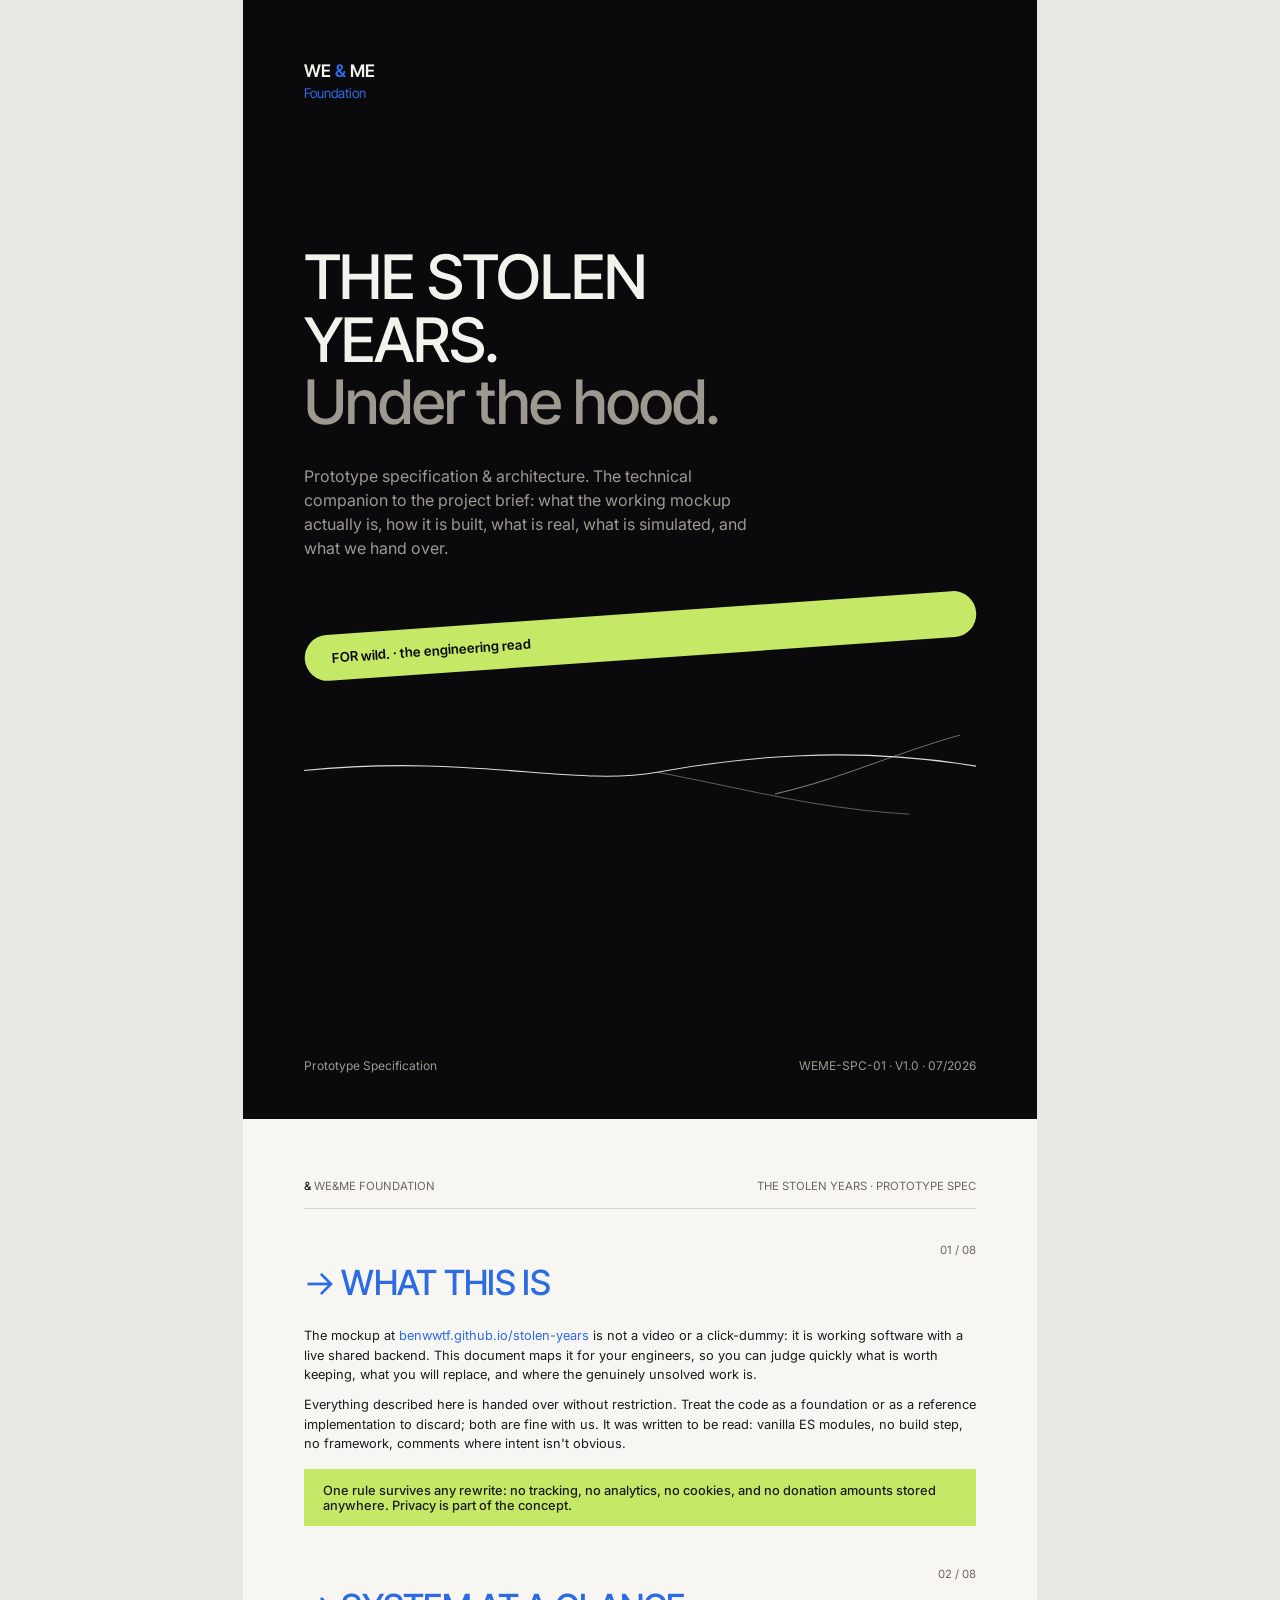
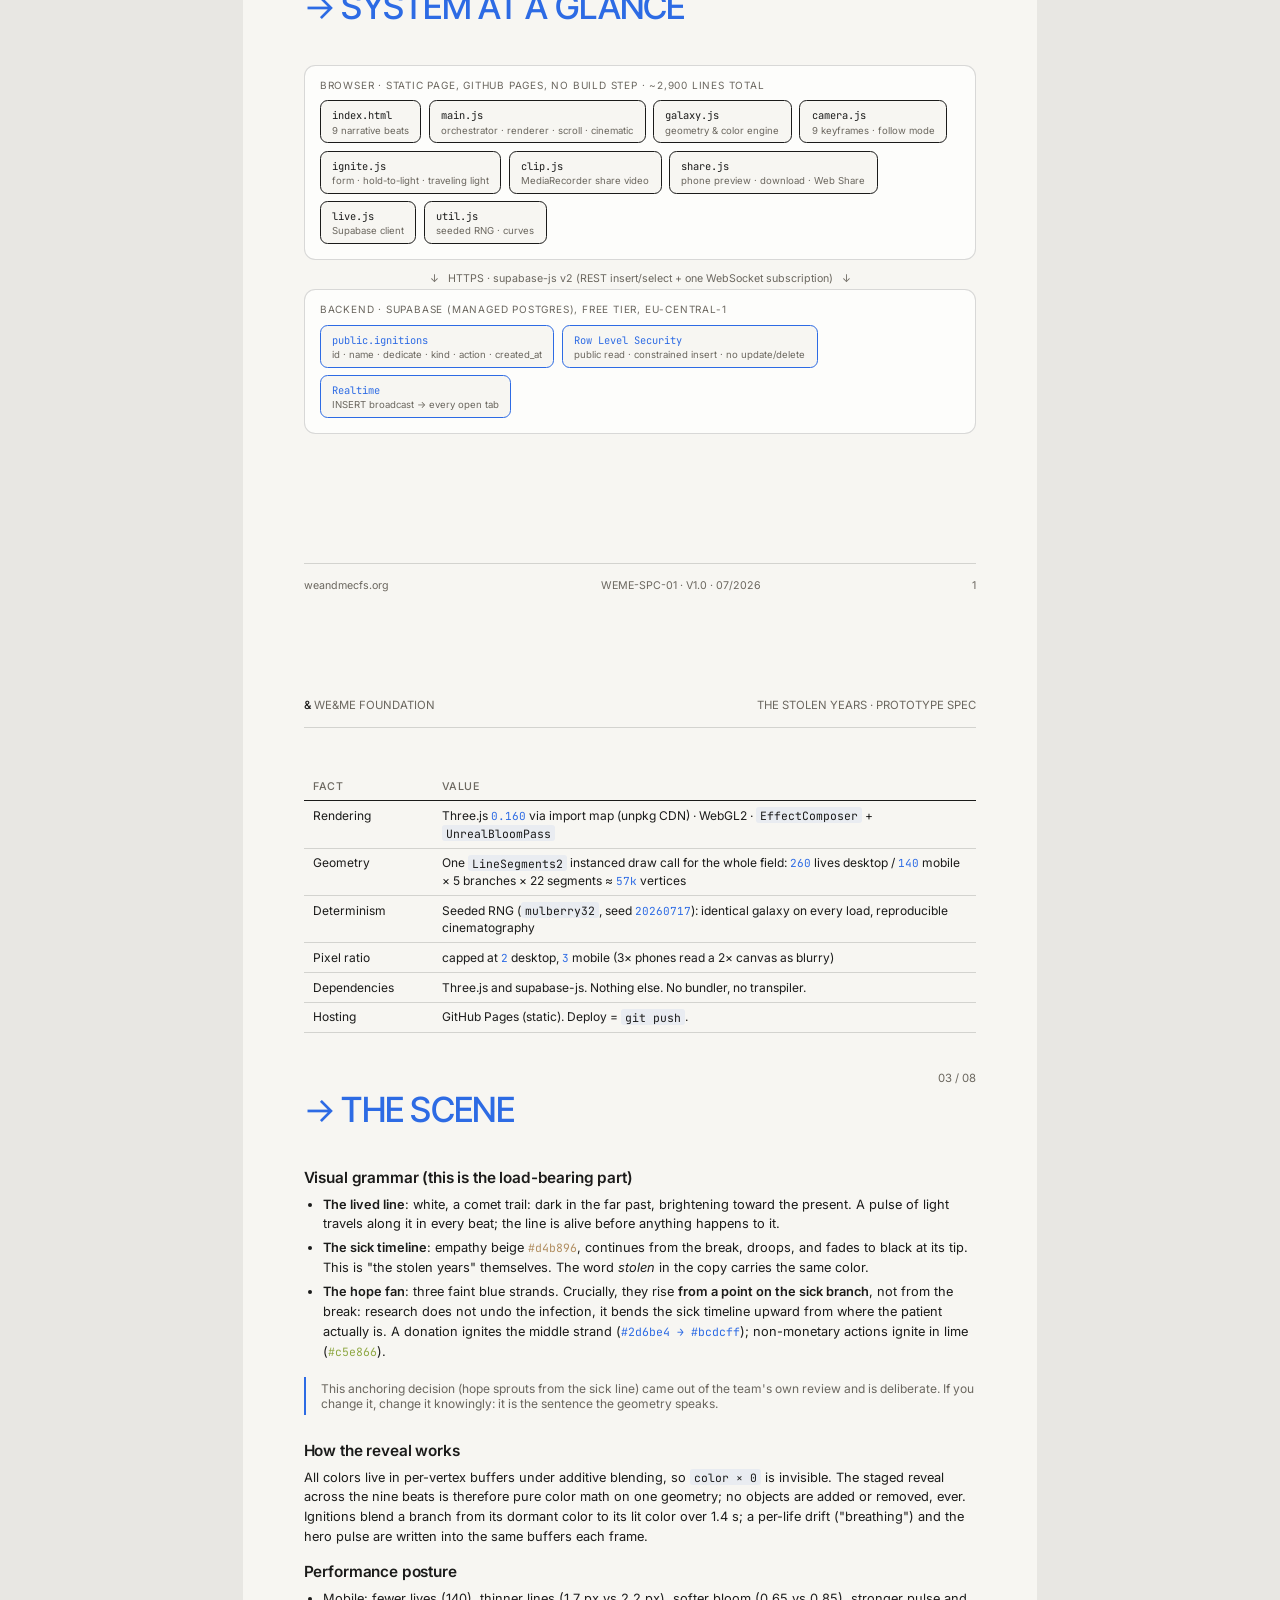
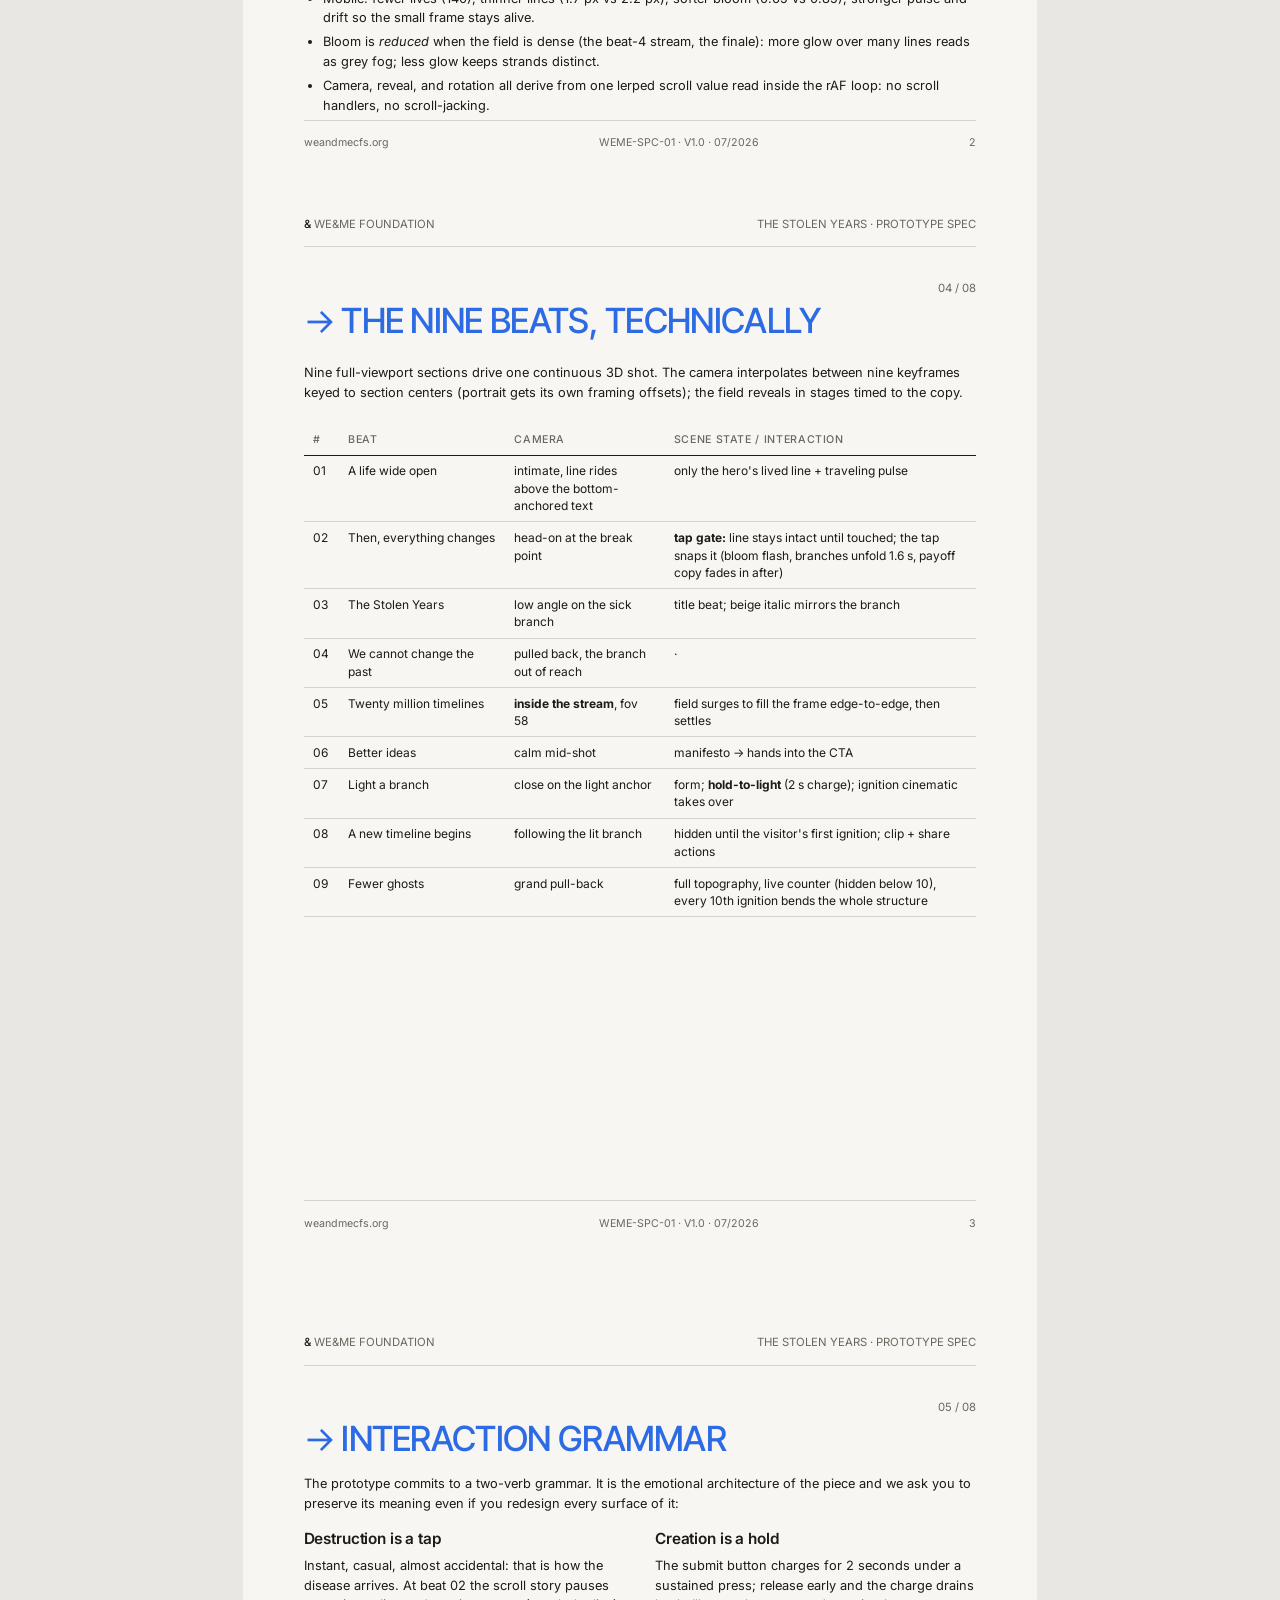
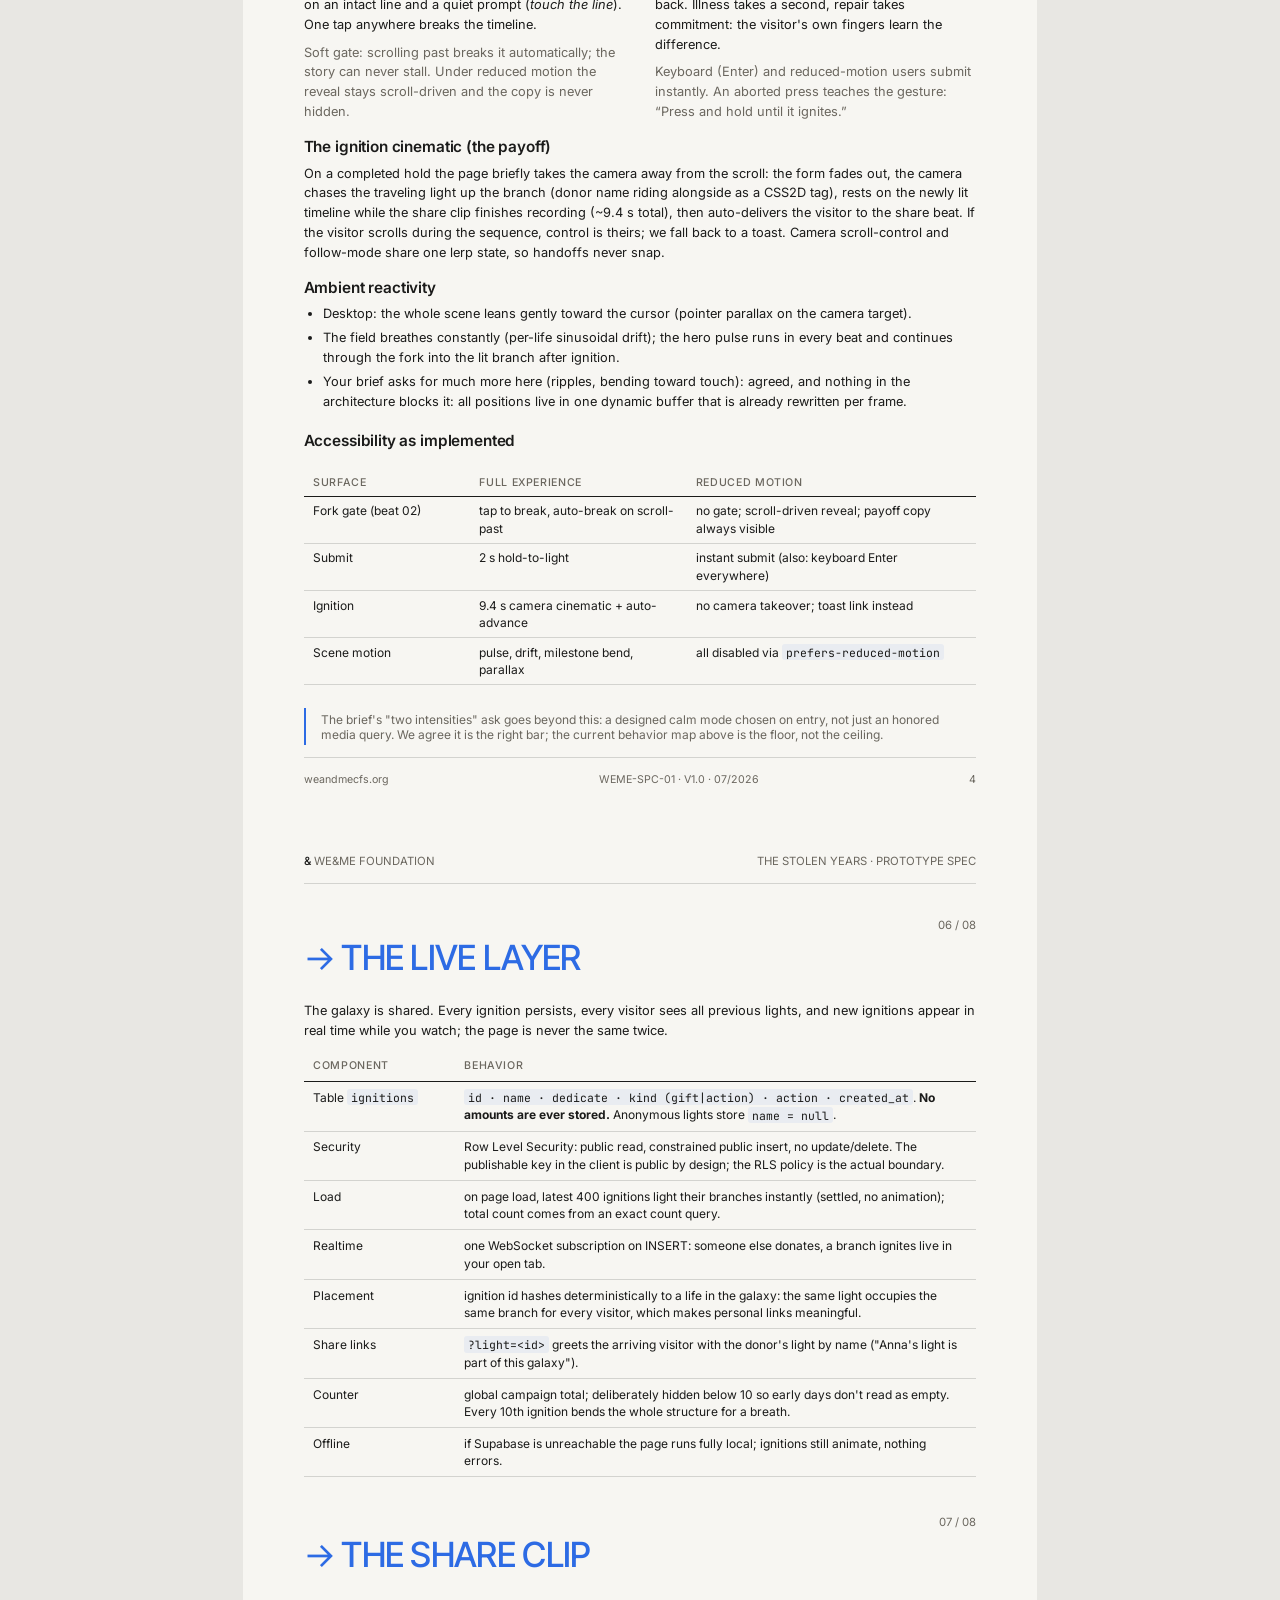
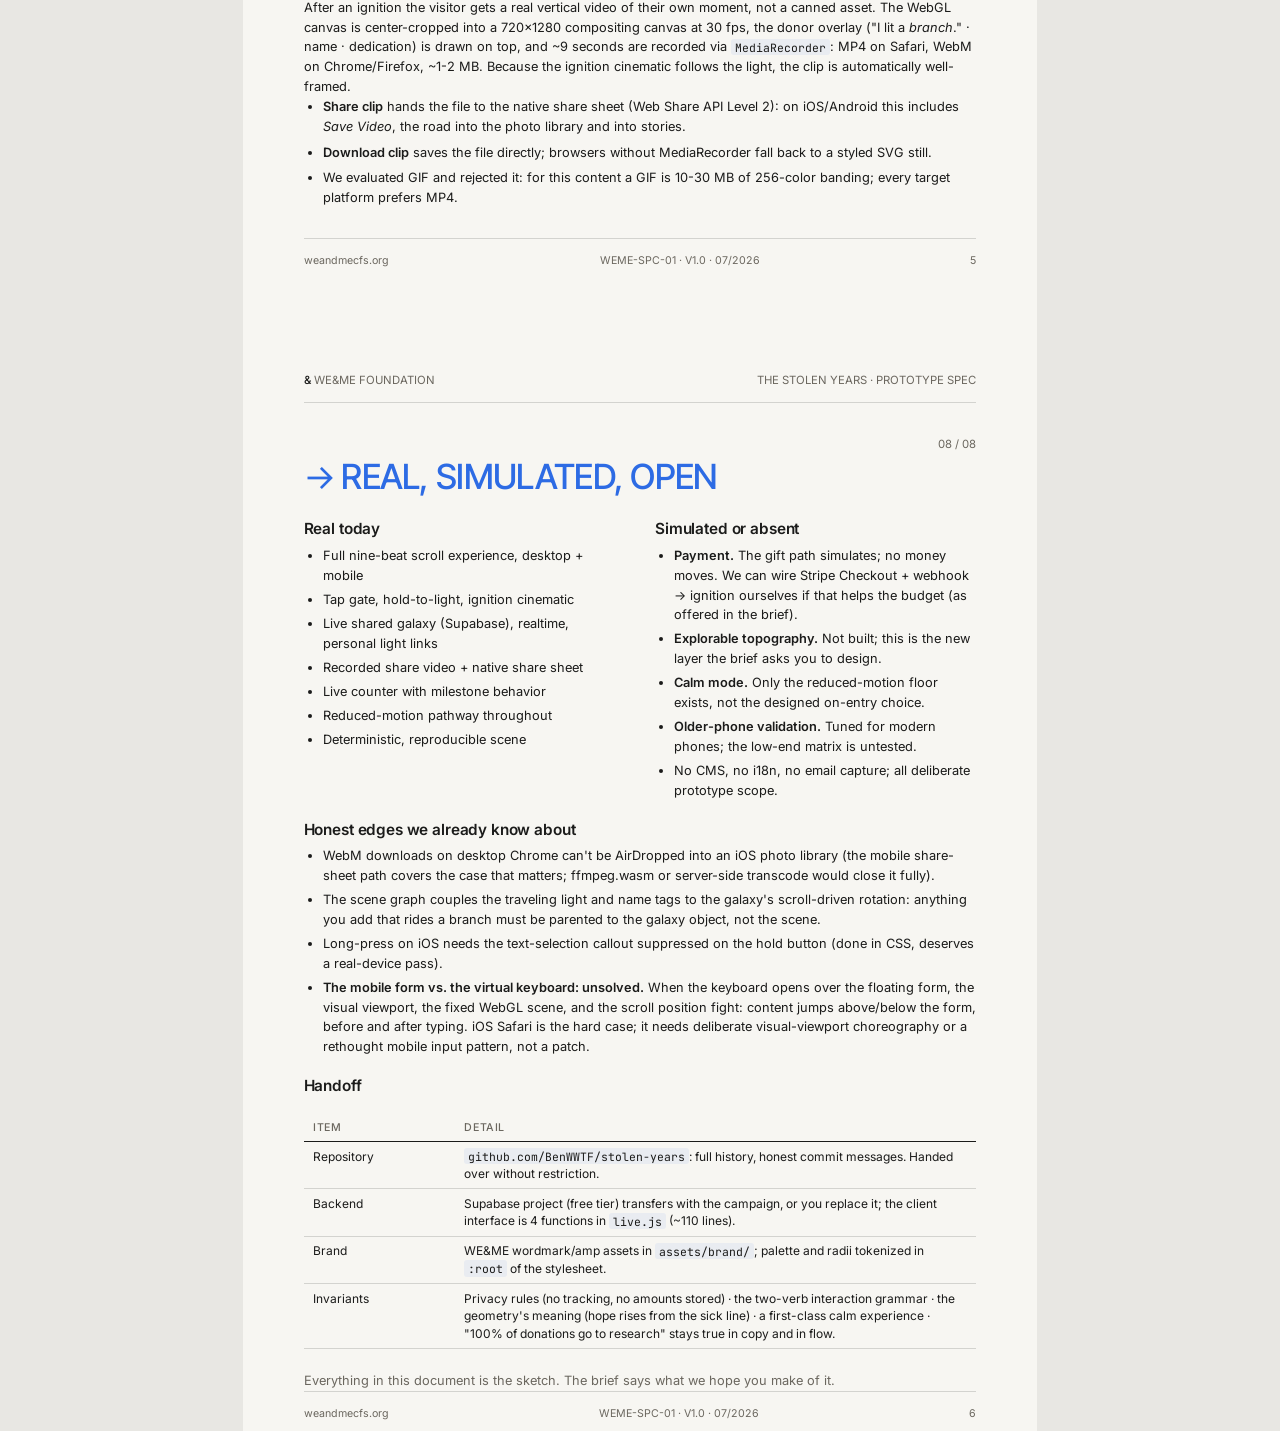
<file: docs/specs.html>
<!doctype html>
<html lang="en">
<head>
<meta charset="utf-8" />
<title>The Stolen Years · Prototype Specification &amp; Architecture</title>
<link rel="preconnect" href="https://fonts.googleapis.com" />
<link rel="preconnect" href="https://fonts.gstatic.com" crossorigin />
<link href="https://fonts.googleapis.com/css2?family=Inter:ital,wght@0,400;0,500;0,600;1,400&family=Inter+Tight:wght@400;500;600&family=JetBrains+Mono:wght@400;500&display=swap" rel="stylesheet" />
<style>
  :root {
    --blue: #2d6be4;
    --ink: #1b1b1a;
    --mute: #6b675f;
    --paper: #f7f6f2;
    --dark: #0a0a0d;
    --lime: #c5e866;
    --beige: #b08d5f;
    --hairline: rgba(27, 27, 26, 0.16);
  }
  * { box-sizing: border-box; margin: 0; padding: 0; }
  html, body { background: #e8e7e3; font-family: "Inter", sans-serif; color: var(--ink); }
  @page { size: A4; margin: 0; }
  .page {
    width: 210mm;
    height: 296mm;
    padding: 16mm 16mm 12mm;
    background: var(--paper);
    display: flex;
    flex-direction: column;
    page-break-after: always;
    position: relative;
    margin: 0 auto;
    overflow: hidden;
  }
  .page--dark { background: var(--dark); color: #f4f2ed; }

  /* Running header / footer */
  .runhead {
    display: flex;
    justify-content: space-between;
    font-size: 8.5pt;
    color: var(--mute);
    padding-bottom: 4mm;
    border-bottom: 1px solid var(--hairline);
    margin-bottom: 9mm;
  }
  .runhead b { color: var(--ink); font-weight: 500; }
  .foot {
    margin-top: auto;
    padding-top: 4mm;
    border-top: 1px solid var(--hairline);
    display: flex;
    justify-content: space-between;
    font-size: 8pt;
    color: var(--mute);
  }

  /* Type */
  h1.section {
    font-family: "Inter Tight", sans-serif;
    font-weight: 500;
    font-size: 26pt;
    letter-spacing: -0.02em;
    color: var(--blue);
    margin: 0 0 6mm;
  }
  h1.section .arrow { font-weight: 400; }
  .secno { font-size: 8.5pt; color: var(--mute); text-align: right; margin-bottom: 1mm; }
  h2 { font-size: 11.5pt; font-weight: 600; margin: 6mm 0 2.5mm; letter-spacing: -0.01em; }
  p, li { font-size: 9.6pt; line-height: 1.55; }
  p + p { margin-top: 2.5mm; }
  ul { padding-left: 5mm; }
  li { margin-bottom: 1.6mm; }
  li b { font-weight: 600; }
  .mute { color: var(--mute); }
  code, .mono { font-family: "JetBrains Mono", monospace; font-size: 8.6pt; }
  code { background: rgba(45, 107, 228, 0.07); padding: 0.5pt 3pt; border-radius: 3px; }

  .cols { display: grid; grid-template-columns: 1fr 1fr; gap: 8mm; }

  /* Fact table */
  table { width: 100%; border-collapse: collapse; margin: 3mm 0; }
  th, td { text-align: left; font-size: 9pt; line-height: 1.45; padding: 1.8mm 2.5mm; vertical-align: top; }
  th { font-size: 8pt; text-transform: uppercase; letter-spacing: 0.06em; color: var(--mute); font-weight: 500; border-bottom: 1px solid var(--ink); }
  td { border-bottom: 1px solid var(--hairline); }
  td:first-child { white-space: nowrap; }
  .num { font-family: "JetBrains Mono", monospace; font-size: 8.3pt; color: var(--blue); }

  /* Callout */
  .callout {
    background: var(--lime);
    padding: 3.5mm 5mm;
    font-size: 9.6pt;
    font-weight: 500;
    margin: 4mm 0;
  }
  .quiet {
    border-left: 2px solid var(--blue);
    padding: 1mm 0 1mm 4mm;
    color: var(--mute);
    font-size: 9pt;
    margin: 3mm 0;
  }

  /* Architecture diagram */
  .diagram { margin: 4mm 0; }
  .diagram .lane {
    border: 1px solid var(--hairline);
    border-radius: 3mm;
    padding: 3.5mm 4mm 4mm;
    margin-bottom: 3mm;
    background: #fdfdfb;
  }
  .diagram .lane__label { font-size: 7.5pt; text-transform: uppercase; letter-spacing: 0.08em; color: var(--mute); margin-bottom: 2.5mm; }
  .boxes { display: flex; flex-wrap: wrap; gap: 2mm; }
  .box {
    border: 1px solid var(--ink);
    border-radius: 2mm;
    padding: 1.8mm 3mm;
    font-family: "JetBrains Mono", monospace;
    font-size: 7.8pt;
    background: var(--paper);
  }
  .box small { display: block; font-family: "Inter", sans-serif; font-size: 7.2pt; color: var(--mute); margin-top: 0.6mm; }
  .box--blue { border-color: var(--blue); color: var(--blue); }
  .connector { text-align: center; color: var(--mute); font-size: 8pt; margin: 1.2mm 0; }

  /* Cover */
  .cover-title {
    font-family: "Inter Tight", sans-serif;
    font-weight: 500;
    font-size: 46pt;
    line-height: 1.02;
    letter-spacing: -0.02em;
    margin-top: 38mm;
  }
  .cover-sub { font-size: 12pt; color: #9d9890; margin-top: 8mm; max-width: 120mm; line-height: 1.5; }
  .cover-brand { font-family: "Inter Tight", sans-serif; font-size: 13pt; font-weight: 600; }
  .cover-brand span { color: var(--blue); }
  .cover-meta { margin-top: auto; display: flex; justify-content: space-between; font-size: 9pt; color: #9d9890; }
  .cover-badge {
    margin-top: 14mm;
    display: inline-block;
    background: var(--lime);
    color: var(--dark);
    border-radius: 999px;
    padding: 4mm 7mm;
    font-size: 10pt;
    font-weight: 600;
    transform: rotate(-4deg);
  }
  .beatline { stroke: #f4f2ed; stroke-width: 1.2; fill: none; }
  .tight h2 { margin: 4mm 0 2mm; }
  .tight li { margin-bottom: 1.1mm; }
  .tight td, .tight th { padding: 1.5mm 2.5mm; }
</style>
</head>
<body>

<!-- ============ COVER ============ -->
<div class="page page--dark">
  <div class="cover-brand">WE <span>&amp;</span> ME<br /><span style="font-weight:400; font-size:10pt;">Foundation</span></div>
  <div class="cover-title">THE STOLEN<br />YEARS.<br /><span style="color:#9d9890;">Under the hood.</span></div>
  <p class="cover-sub">
    Prototype specification &amp; architecture. The technical companion to the
    project brief: what the working mockup actually is, how it is built,
    what is real, what is simulated, and what we hand over.
  </p>
  <div class="cover-badge">FOR wild. · the engineering read</div>
  <svg viewBox="0 0 800 120" style="width:100%; margin-top:16mm;" aria-hidden="true">
    <path class="beatline" d="M0,60 C200,40 320,80 420,62 S 650,30 800,55" opacity="0.9"/>
    <path class="beatline" d="M420,62 C520,80 600,105 720,112" opacity="0.35" stroke="#b08d5f"/>
    <path class="beatline" d="M560,88 C640,70 700,40 780,18" opacity="0.5" stroke="#2d6be4"/>
  </svg>
  <div class="cover-meta">
    <span>Prototype Specification</span>
    <span>WEME-SPC-01 · V1.0 · 07/2026</span>
  </div>
</div>

<!-- ============ PAGE 1 · What this is + at a glance ============ -->
<div class="page">
  <div class="runhead"><span><b>&amp;</b> WE&amp;ME FOUNDATION</span><span>THE STOLEN YEARS · PROTOTYPE SPEC</span></div>

  <div class="secno">01 / 08</div>
  <h1 class="section"><span class="arrow">→</span> WHAT THIS IS</h1>
  <p>
    The mockup at <a href="https://benwwtf.github.io/stolen-years/" style="color:var(--blue); text-decoration:none;">benwwtf.github.io/stolen-years</a>
    is not a video or a click-dummy: it is working software with a live shared backend. This document maps it
    for your engineers, so you can judge quickly what is worth keeping, what you will replace, and where the
    genuinely unsolved work is.
  </p>
  <p>
    Everything described here is handed over without restriction. Treat the code as a foundation or as a
    reference implementation to discard; both are fine with us. It was written to be read: vanilla ES modules,
    no build step, no framework, comments where intent isn't obvious.
  </p>
  <div class="callout">One rule survives any rewrite: no tracking, no analytics, no cookies, and no donation
  amounts stored anywhere. Privacy is part of the concept.</div>

  <div class="secno" style="margin-top:7mm;">02 / 08</div>
  <h1 class="section"><span class="arrow">→</span> SYSTEM AT A GLANCE</h1>

  <div class="diagram">
    <div class="lane">
      <div class="lane__label">Browser · static page, GitHub Pages, no build step · ~2,900 lines total</div>
      <div class="boxes">
        <div class="box">index.html<small>9 narrative beats</small></div>
        <div class="box">main.js<small>orchestrator · renderer · scroll · cinematic</small></div>
        <div class="box">galaxy.js<small>geometry &amp; color engine</small></div>
        <div class="box">camera.js<small>9 keyframes · follow mode</small></div>
        <div class="box">ignite.js<small>form · hold-to-light · traveling light</small></div>
        <div class="box">clip.js<small>MediaRecorder share video</small></div>
        <div class="box">share.js<small>phone preview · download · Web Share</small></div>
        <div class="box">live.js<small>Supabase client</small></div>
        <div class="box">util.js<small>seeded RNG · curves</small></div>
      </div>
    </div>
    <div class="connector">↓ &nbsp; HTTPS · supabase-js v2 (REST insert/select + one WebSocket subscription) &nbsp; ↓</div>
    <div class="lane">
      <div class="lane__label">Backend · Supabase (managed Postgres), free tier, eu-central-1</div>
      <div class="boxes">
        <div class="box box--blue">public.ignitions<small>id · name · dedicate · kind · action · created_at</small></div>
        <div class="box box--blue">Row Level Security<small>public read · constrained insert · no update/delete</small></div>
        <div class="box box--blue">Realtime<small>INSERT broadcast → every open tab</small></div>
      </div>
    </div>
  </div>

  <div class="foot"><span>weandmecfs.org</span><span>WEME-SPC-01 · V1.0 · 07/2026</span><span>1</span></div>
</div>

<!-- ============ PAGE 2 · Facts + The scene ============ -->
<div class="page tight">
  <div class="runhead"><span><b>&amp;</b> WE&amp;ME FOUNDATION</span><span>THE STOLEN YEARS · PROTOTYPE SPEC</span></div>

  <table>
    <tr><th style="width:34mm;">Fact</th><th>Value</th></tr>
    <tr><td>Rendering</td><td>Three.js <span class="num">0.160</span> via import map (unpkg CDN) · WebGL2 · <code>EffectComposer</code> + <code>UnrealBloomPass</code></td></tr>
    <tr><td>Geometry</td><td>One <code>LineSegments2</code> instanced draw call for the whole field: <span class="num">260</span> lives desktop / <span class="num">140</span> mobile × 5 branches × 22 segments ≈ <span class="num">57k</span> vertices</td></tr>
    <tr><td>Determinism</td><td>Seeded RNG (<code>mulberry32</code>, seed <span class="num">20260717</span>): identical galaxy on every load, reproducible cinematography</td></tr>
    <tr><td>Pixel ratio</td><td>capped at <span class="num">2</span> desktop, <span class="num">3</span> mobile (3× phones read a 2× canvas as blurry)</td></tr>
    <tr><td>Dependencies</td><td>Three.js and supabase-js. Nothing else. No bundler, no transpiler.</td></tr>
    <tr><td>Hosting</td><td>GitHub Pages (static). Deploy = <code>git push</code>.</td></tr>
  </table>

  <div class="secno" style="margin-top:7mm;">03 / 08</div>
  <h1 class="section"><span class="arrow">→</span> THE SCENE</h1>

  <h2>Visual grammar (this is the load-bearing part)</h2>
  <ul>
    <li><b>The lived line</b>: white, a comet trail: dark in the far past, brightening toward the present. A pulse
      of light travels along it in every beat; the line is alive before anything happens to it.</li>
    <li><b>The sick timeline</b>: empathy beige <span class="mono" style="color:var(--beige);">#d4b896</span>, continues
      from the break, droops, and fades to black at its tip. This is "the stolen years" themselves. The word
      <i>stolen</i> in the copy carries the same color.</li>
    <li><b>The hope fan</b>: three faint blue strands. Crucially, they rise <b>from a point on the sick branch</b>,
      not from the break: research does not undo the infection, it bends the sick timeline upward from where
      the patient actually is. A donation ignites the middle strand
      (<span class="mono" style="color:var(--blue);">#2d6be4 → #bcdcff</span>); non-monetary actions ignite in lime
      (<span class="mono" style="color:#8fa844;">#c5e866</span>).</li>
  </ul>
  <div class="quiet">This anchoring decision (hope sprouts from the sick line) came out of the team's own review
  and is deliberate. If you change it, change it knowingly: it is the sentence the geometry speaks.</div>

  <h2>How the reveal works</h2>
  <p>
    All colors live in per-vertex buffers under additive blending, so <code>color × 0</code> is invisible.
    The staged reveal across the nine beats is therefore pure color math on one geometry; no objects are
    added or removed, ever. Ignitions blend a branch from its dormant color to its lit color over 1.4&nbsp;s;
    a per-life drift ("breathing") and the hero pulse are written into the same buffers each frame.
  </p>

  <h2>Performance posture</h2>
  <ul>
    <li>Mobile: fewer lives (140), thinner lines (1.7&nbsp;px vs 2.2&nbsp;px), softer bloom (0.65 vs 0.85), stronger pulse and drift so the small frame stays alive.</li>
    <li>Bloom is <i>reduced</i> when the field is dense (the beat-4 stream, the finale): more glow over many lines reads as grey fog; less glow keeps strands distinct.</li>
    <li>Camera, reveal, and rotation all derive from one lerped scroll value read inside the rAF loop: no scroll handlers, no scroll-jacking.</li>
  </ul>

  <div class="foot"><span>weandmecfs.org</span><span>WEME-SPC-01 · V1.0 · 07/2026</span><span>2</span></div>
</div>

<!-- ============ PAGE 3 · Nine beats ============ -->
<div class="page">
  <div class="runhead"><span><b>&amp;</b> WE&amp;ME FOUNDATION</span><span>THE STOLEN YEARS · PROTOTYPE SPEC</span></div>

  <div class="secno">04 / 08</div>
  <h1 class="section"><span class="arrow">→</span> THE NINE BEATS, TECHNICALLY</h1>
  <p style="margin-bottom:3mm;">
    Nine full-viewport sections drive one continuous 3D shot. The camera interpolates between nine keyframes
    keyed to section centers (portrait gets its own framing offsets); the field reveals in stages timed to the copy.
  </p>
  <table>
    <tr><th style="width:8mm;">#</th><th style="width:44mm;">Beat</th><th>Camera</th><th>Scene state / interaction</th></tr>
    <tr><td>01</td><td>A life wide open</td><td>intimate, line rides above the bottom-anchored text</td><td>only the hero's lived line + traveling pulse</td></tr>
    <tr><td>02</td><td>Then, everything changes</td><td>head-on at the break point</td><td><b>tap gate:</b> line stays intact until touched; the tap snaps it (bloom flash, branches unfold 1.6&nbsp;s, payoff copy fades in after)</td></tr>
    <tr><td>03</td><td>The Stolen Years</td><td>low angle on the sick branch</td><td>title beat; beige italic mirrors the branch</td></tr>
    <tr><td>04</td><td>We cannot change the past</td><td>pulled back, the branch out of reach</td><td>·</td></tr>
    <tr><td>05</td><td>Twenty million timelines</td><td><b>inside the stream</b>, fov 58</td><td>field surges to fill the frame edge-to-edge, then settles</td></tr>
    <tr><td>06</td><td>Better ideas</td><td>calm mid-shot</td><td>manifesto → hands into the CTA</td></tr>
    <tr><td>07</td><td>Light a branch</td><td>close on the light anchor</td><td>form; <b>hold-to-light</b> (2&nbsp;s charge); ignition cinematic takes over</td></tr>
    <tr><td>08</td><td>A new timeline begins</td><td>following the lit branch</td><td>hidden until the visitor's first ignition; clip + share actions</td></tr>
    <tr><td>09</td><td>Fewer ghosts</td><td>grand pull-back</td><td>full topography, live counter (hidden below 10), every 10th ignition bends the whole structure</td></tr>
  </table>

  <div class="foot"><span>weandmecfs.org</span><span>WEME-SPC-01 · V1.0 · 07/2026</span><span>3</span></div>
</div>

<!-- ============ PAGE 5 · Interaction grammar ============ -->
<div class="page tight">
  <div class="runhead"><span><b>&amp;</b> WE&amp;ME FOUNDATION</span><span>THE STOLEN YEARS · PROTOTYPE SPEC</span></div>

  <div class="secno">05 / 08</div>
  <h1 class="section" style="margin-bottom:4mm;"><span class="arrow">→</span> INTERACTION GRAMMAR</h1>

  <p>
    The prototype commits to a two-verb grammar. It is the emotional architecture of the piece and we ask you
    to preserve its meaning even if you redesign every surface of it:
  </p>
  <div class="cols" style="margin-top:4mm;">
    <div>
      <h2 style="margin-top:0;">Destruction is a tap</h2>
      <p>Instant, casual, almost accidental: that is how the disease arrives. At beat 02 the scroll story
      pauses on an intact line and a quiet prompt (<i>touch the line</i>). One tap anywhere breaks the timeline.</p>
      <p class="mute" style="margin-top:2mm;">Soft gate: scrolling past breaks it automatically; the story can
      never stall. Under reduced motion the reveal stays scroll-driven and the copy is never hidden.</p>
    </div>
    <div>
      <h2 style="margin-top:0;">Creation is a hold</h2>
      <p>The submit button charges for 2 seconds under a sustained press; release early and the charge drains
      back. Illness takes a second, repair takes commitment: the visitor's own fingers learn the difference.</p>
      <p class="mute" style="margin-top:2mm;">Keyboard (Enter) and reduced-motion users submit instantly.
      An aborted press teaches the gesture: “Press and hold until it ignites.”</p>
    </div>
  </div>

  <h2>The ignition cinematic (the payoff)</h2>
  <p>
    On a completed hold the page briefly takes the camera away from the scroll: the form fades out, the camera
    chases the traveling light up the branch (donor name riding alongside as a CSS2D tag), rests on the newly
    lit timeline while the share clip finishes recording (~9.4&nbsp;s total), then auto-delivers the visitor to
    the share beat. If the visitor scrolls during the sequence, control is theirs; we fall back to a toast.
    Camera scroll-control and follow-mode share one lerp state, so handoffs never snap.
  </p>

  <h2>Ambient reactivity</h2>
  <ul>
    <li>Desktop: the whole scene leans gently toward the cursor (pointer parallax on the camera target).</li>
    <li>The field breathes constantly (per-life sinusoidal drift); the hero pulse runs in every beat and continues through the fork into the lit branch after ignition.</li>
    <li>Your brief asks for much more here (ripples, bending toward touch): agreed, and nothing in the architecture blocks it: all positions live in one dynamic buffer that is already rewritten per frame.</li>
  </ul>

  <h2>Accessibility as implemented</h2>
  <table>
    <tr><th style="width:44mm;">Surface</th><th>Full experience</th><th>Reduced motion</th></tr>
    <tr><td>Fork gate (beat 02)</td><td>tap to break, auto-break on scroll-past</td><td>no gate; scroll-driven reveal; payoff copy always visible</td></tr>
    <tr><td>Submit</td><td>2&nbsp;s hold-to-light</td><td>instant submit (also: keyboard Enter everywhere)</td></tr>
    <tr><td>Ignition</td><td>9.4&nbsp;s camera cinematic + auto-advance</td><td>no camera takeover; toast link instead</td></tr>
    <tr><td>Scene motion</td><td>pulse, drift, milestone bend, parallax</td><td>all disabled via <code>prefers-reduced-motion</code></td></tr>
  </table>
  <div class="quiet">The brief's "two intensities" ask goes beyond this: a designed calm mode chosen on entry,
  not just an honored media query. We agree it is the right bar; the current behavior map above is the floor,
  not the ceiling.</div>

  <div class="foot"><span>weandmecfs.org</span><span>WEME-SPC-01 · V1.0 · 07/2026</span><span>4</span></div>
</div>

<!-- ============ PAGE 4 · Live layer + clip ============ -->
<div class="page">
  <div class="runhead"><span><b>&amp;</b> WE&amp;ME FOUNDATION</span><span>THE STOLEN YEARS · PROTOTYPE SPEC</span></div>

  <div class="secno">06 / 08</div>
  <h1 class="section"><span class="arrow">→</span> THE LIVE LAYER</h1>
  <p>
    The galaxy is shared. Every ignition persists, every visitor sees all previous lights, and new ignitions
    appear in real time while you watch; the page is never the same twice.
  </p>
  <table>
    <tr><th style="width:40mm;">Component</th><th>Behavior</th></tr>
    <tr><td>Table <code>ignitions</code></td><td><code>id · name · dedicate · kind (gift|action) · action · created_at</code>. <b>No amounts are ever stored.</b> Anonymous lights store <code>name = null</code>.</td></tr>
    <tr><td>Security</td><td>Row Level Security: public read, constrained public insert, no update/delete. The publishable key in the client is public by design; the RLS policy is the actual boundary.</td></tr>
    <tr><td>Load</td><td>on page load, latest 400 ignitions light their branches instantly (settled, no animation); total count comes from an exact count query.</td></tr>
    <tr><td>Realtime</td><td>one WebSocket subscription on INSERT: someone else donates, a branch ignites live in your open tab.</td></tr>
    <tr><td>Placement</td><td>ignition id hashes deterministically to a life in the galaxy: the same light occupies the same branch for every visitor, which makes personal links meaningful.</td></tr>
    <tr><td>Share links</td><td><code>?light=&lt;id&gt;</code> greets the arriving visitor with the donor's light by name ("Anna's light is part of this galaxy").</td></tr>
    <tr><td>Counter</td><td>global campaign total; deliberately hidden below 10 so early days don't read as empty. Every 10th ignition bends the whole structure for a breath.</td></tr>
    <tr><td>Offline</td><td>if Supabase is unreachable the page runs fully local; ignitions still animate, nothing errors.</td></tr>
  </table>

  <div class="secno" style="margin-top:7mm;">07 / 08</div>
  <h1 class="section"><span class="arrow">→</span> THE SHARE CLIP</h1>
  <p>
    After an ignition the visitor gets a real vertical video of their own moment, not a canned asset. The WebGL
    canvas is center-cropped into a 720×1280 compositing canvas at 30&nbsp;fps, the donor overlay ("I lit a
    <i>branch</i>." · name · dedication) is drawn on top, and ~9 seconds are recorded via
    <code>MediaRecorder</code>: MP4 on Safari, WebM on Chrome/Firefox, ~1-2&nbsp;MB. Because the ignition
    cinematic follows the light, the clip is automatically well-framed.
  </p>
  <ul>
    <li><b>Share clip</b> hands the file to the native share sheet (Web Share API Level 2): on iOS/Android this includes <i>Save Video</i>, the road into the photo library and into stories.</li>
    <li><b>Download clip</b> saves the file directly; browsers without MediaRecorder fall back to a styled SVG still.</li>
    <li>We evaluated GIF and rejected it: for this content a GIF is 10-30&nbsp;MB of 256-color banding; every target platform prefers MP4.</li>
  </ul>

  <div class="foot"><span>weandmecfs.org</span><span>WEME-SPC-01 · V1.0 · 07/2026</span><span>5</span></div>
</div>

<!-- ============ PAGE 6 · Real vs simulated + handoff ============ -->
<div class="page tight">
  <div class="runhead"><span><b>&amp;</b> WE&amp;ME FOUNDATION</span><span>THE STOLEN YEARS · PROTOTYPE SPEC</span></div>

  <div class="secno">08 / 08</div>
  <h1 class="section"><span class="arrow">→</span> REAL, SIMULATED, OPEN</h1>

  <div class="cols">
    <div>
      <h2 style="margin-top:0;">Real today</h2>
      <ul>
        <li>Full nine-beat scroll experience, desktop + mobile</li>
        <li>Tap gate, hold-to-light, ignition cinematic</li>
        <li>Live shared galaxy (Supabase), realtime, personal light links</li>
        <li>Recorded share video + native share sheet</li>
        <li>Live counter with milestone behavior</li>
        <li>Reduced-motion pathway throughout</li>
        <li>Deterministic, reproducible scene</li>
      </ul>
    </div>
    <div>
      <h2 style="margin-top:0;">Simulated or absent</h2>
      <ul>
        <li><b>Payment.</b> The gift path simulates; no money moves. We can wire Stripe Checkout + webhook → ignition ourselves if that helps the budget (as offered in the brief).</li>
        <li><b>Explorable topography.</b> Not built; this is the new layer the brief asks you to design.</li>
        <li><b>Calm mode.</b> Only the reduced-motion floor exists, not the designed on-entry choice.</li>
        <li><b>Older-phone validation.</b> Tuned for modern phones; the low-end matrix is untested.</li>
        <li>No CMS, no i18n, no email capture; all deliberate prototype scope.</li>
      </ul>
    </div>
  </div>

  <h2>Honest edges we already know about</h2>
  <ul>
    <li>WebM downloads on desktop Chrome can't be AirDropped into an iOS photo library (the mobile share-sheet path covers the case that matters; ffmpeg.wasm or server-side transcode would close it fully).</li>
    <li>The scene graph couples the traveling light and name tags to the galaxy's scroll-driven rotation: anything you add that rides a branch must be parented to the galaxy object, not the scene.</li>
    <li>Long-press on iOS needs the text-selection callout suppressed on the hold button (done in CSS, deserves a real-device pass).</li>
    <li><b>The mobile form vs. the virtual keyboard: unsolved.</b> When the keyboard opens over the floating
      form, the visual viewport, the fixed WebGL scene, and the scroll position fight: content jumps above/below
      the form, before and after typing. iOS Safari is the hard case; it needs deliberate
      visual-viewport choreography or a rethought mobile input pattern, not a patch.</li>
  </ul>

  <h2>Handoff</h2>
  <table>
    <tr><th style="width:40mm;">Item</th><th>Detail</th></tr>
    <tr><td>Repository</td><td><code>github.com/BenWWTF/stolen-years</code>: full history, honest commit messages. Handed over without restriction.</td></tr>
    <tr><td>Backend</td><td>Supabase project (free tier) transfers with the campaign, or you replace it; the client interface is 4 functions in <code>live.js</code> (~110 lines).</td></tr>
    <tr><td>Brand</td><td>WE&amp;ME wordmark/amp assets in <code>assets/brand/</code>; palette and radii tokenized in <code>:root</code> of the stylesheet.</td></tr>
    <tr><td>Invariants</td><td>Privacy rules (no tracking, no amounts stored) · the two-verb interaction grammar · the geometry's meaning (hope rises from the sick line) · a first-class calm experience · "100% of donations go to research" stays true in copy and in flow.</td></tr>
  </table>

  <p class="mute" style="margin-top:3mm;">
    Everything in this document is the sketch. The brief says what we hope you make of it.
  </p>

  <div class="foot"><span>weandmecfs.org</span><span>WEME-SPC-01 · V1.0 · 07/2026</span><span>6</span></div>
</div>

</body>
</html>
</file>
